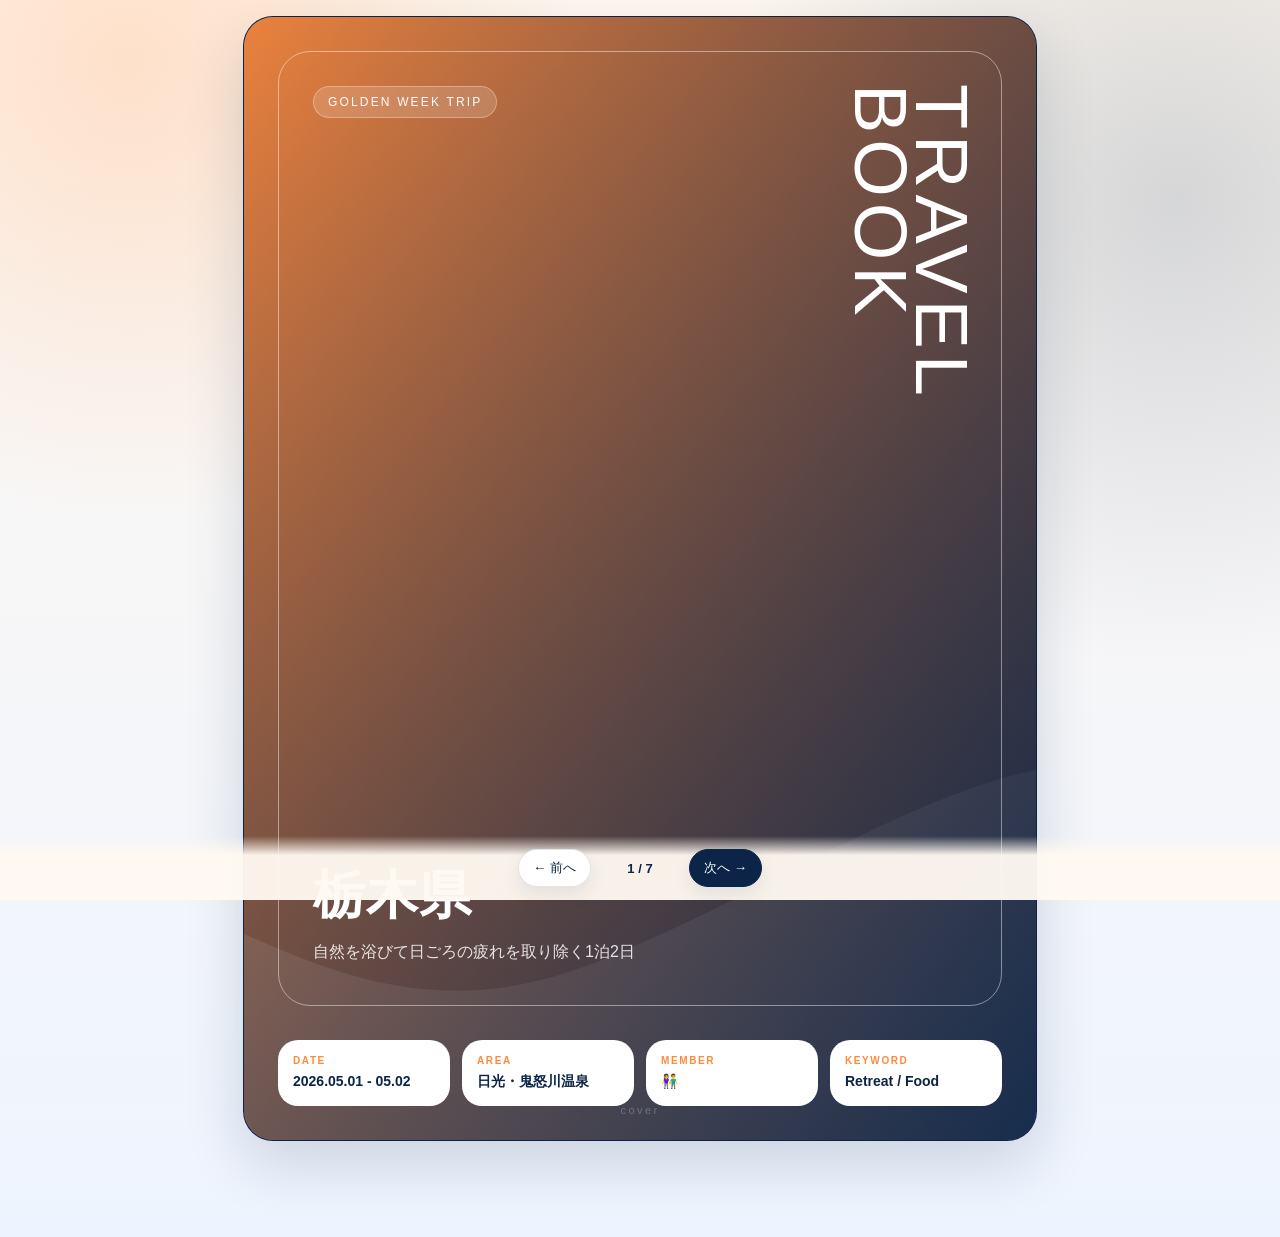
<file: index.html>
<!doctype html>
<html lang="ja">
<head>
<meta charset="utf-8">
<meta name="viewport" content="width=device-width, initial-scale=1">
<link rel="manifest" href="manifest.json" />
<link rel="stylesheet" href="stylesheets/style.css" />
<title>NIKKO Travel Book</title>

</head>
<body>
<script>document.documentElement.classList.add("js");</script>

<div class="app">
  <!-- <header class="topbar">
    <h1>NIKKO WEEKEND TRAVEL BOOK</h1>
    <div>
      <button class="btn" id="printBtn">印刷</button>
      <button class="btn primary" id="editHintBtn">編集</button>
    </div>
  </header> -->

  <main class="book">
    <section class="page cover active">
      <div class="inner">
        <div class="coverFrame">
          <span class="kicker">GOLDEN WEEK TRIP</span>
          <div class="verticalTitle" contenteditable="true">TRAVEL<br>BOOK</div>
          <div class="coverCopy">
            <h2 contenteditable="true">栃木県</h2>
            <p contenteditable="true">自然を浴びて日ごろの疲れを取り除く1泊2日</p>
          </div>
        </div>
        <div class="coverMeta">
          <div><small>DATE</small><b contenteditable="true">2026.05.01 - 05.02</b></div>
          <div><small>AREA</small><b contenteditable="true">日光・鬼怒川温泉</b></div>
          <div><small>MEMBER</small><b contenteditable="true">👫</b></div>
          <div><small>KEYWORD</small><b contenteditable="true">Retreat / Food </b></div>
        </div>
        <div class="pageNo">cover</div>
      </div>
    </section>

    <section class="page">
      <div class="inner">
        <div class="secRow">
          <h2 class="sec"><span>concept</span>Trip Mood</h2>
        </div>
        <p class="lead" contenteditable="true">旅の主テーマは「特急に乗った旅行🚅」<br>急遽きまったからこそ！旅館でゆったりしたり、海鮮食べ放題を隅々まで楽しもう～！<br>宮城回は年内目標で行こうね！</p>
        <div class="goal-card">
          <h3>旅の目標</h3>
        
          <div class="goal-list">
            <div class="goal-item">
              <span>01</span>
              <p>特急列車にのる</p>
            </div>
            <div class="goal-item">
              <span>02</span>
              <p>いっぱい食べる</p>
            </div>
            <div class="goal-item">
              <span>03</span>
              <p>自然にあやかる</p>
            </div>
          </div>
        </div>

          <div class="card navy">
            <h3>より楽しむために</h3>
            <ul class="list">
              <li contenteditable="true">カロリーを気にしない！（気にしてたら食とれモードでお願いします！）</li>
              <li contenteditable="true">大雨なので1日目はお宿でまったり、旅館の温泉を楽しみつくす</li>
              <li contenteditable="true">旅の恥はかき捨て、写真や動画いっぱいとるど！</li>
              <li contenteditable="true">選択肢に迷ったらルーレットタイム！</li>
            </ul>
          </div>

          <div class="card" style="margin-top:16px">
            <h3>楽しむ条件</h3>
            <div class="conditions">
              <div class="condition" contenteditable="true">「どっちでもいいよ」が出る前にルーレットを回す！！いったら注意して！</div>
            </div>
          </div>

        </div>

        <div class="pageNo">01</div>
      </div>
    </section>

    <!-- <section class="page">
      <div class="inner">
        <div class="secRow"><h2 class="sec"><span>spot list</span>自然観光地</h2></div>
        <div class="spots">
          <article class="spot">
            <img class="thumb" src="toshogu.png" alt="">
            <div class="spotBody">
              <div class="spotTop"><h3 contenteditable="true">日光東照宮</h3><span class="tag" contenteditable="true">WORLD HERITAGE</span></div>
              <p class="desc" contenteditable="true">豪華な彫刻や陽明門をゆっくり見たい、日光の定番スポット。</p>
              <div class="info"><span contenteditable="true"><b>アクセス：</b>日光駅からバス約10分</span><span contenteditable="true"><b>料金：</b>¥1,600</span></div>
            </div>
          </article>
          
        </div>
        <div class="pageNo">02</div>
      </div>
    </section> -->

    <section class="page">
      <div class="inner">
        <div class="secRow"><h2 class="sec"><span>spot list</span>日光AREA</h2></div>
        <div class="spots">
          <article class="spot">
            <img class="thumb" src="image/sakaeya.jpg" alt="">
            <div class="spotBody">
              <div class="spotTop"><h3 contenteditable="true">さかえや</h3><span class="tag" contenteditable="true">FOOD</span></div>
              <p class="desc" contenteditable="true">このみおすすめの揚げ湯葉まんじゅう、あまじょっぱいの最高傑作らしい</p>
              <div class="info"><span contenteditable="true"><b>アクセス：</b>日光駅から徒歩1分</span><span contenteditable="true"><b>料金：</b>250円</span></div>
            </div>
          </article>
          <article class="spot">
            <img class="thumb" src="image/toushougu.png" alt="">
            <div class="spotBody">
              <div class="spotTop"><h3 contenteditable="true">日光東照宮</h3><span class="tag" contenteditable="true">WORLD HERITAGE</span></div>
              <p class="desc" contenteditable="true">いつかいってみたところ！みざる・いわざる・きかざる🙉</p>
              <div class="info"><span contenteditable="true"><b>アクセス：</b>日光駅からバス約10分、徒歩で30分</span><span contenteditable="true"><b>料金：</b>1,600円</span></div>
            </div>
          </article>
          <article class="spot">
            <img class="thumb" src="image/kumoizu.png" alt="">
            <div class="spotBody">
              <div class="spotTop"><h3 contenteditable="true">雲IZU</h3><span class="tag" contenteditable="true">FOOD</span></div>
              <p class="desc" contenteditable="true">おさるさんまんじゅうも気になるんです</p>
              <div class="info"><span contenteditable="true"><b>アクセス：</b>駅から徒歩10分</span><span contenteditable="true"><b>料金：</b>378円</span></div>
            </div>
          </article>
          <article class="spot">
            <img class="thumb" src="image/takoyaki.png" alt="">
            <div class="spotBody">
              <div class="spotTop"><h3 contenteditable="true">TAKOYAKI JAPAN</h3><span class="tag" contenteditable="true">FOOD</span></div>
              <p class="desc" contenteditable="true">ゆばあんかけたこ焼きはさすがに食べたいかも</p>
              <div class="info"><span contenteditable="true"><b>アクセス：</b>駅から徒歩10分</span><span contenteditable="true"><b>料金：</b>？？？</span></div>
            </div>
          </article>
          <!-- <article class="spot">
            <img class="thumb" src="" alt="">
            <div class="spotBody">
              <div class="spotTop"><h3 contenteditable="true">竜頭滝
              </h3><span class="tag" contenteditable="true">CHILL</span></div>
              <p class="desc" contenteditable="true">紅葉の時にきてもいいかも？</p>
              <div class="info"><span contenteditable="true"><b>アクセス：</b>中善寺温泉のバス停から約15分</span><span contenteditable="true"><b>料金：</b>散策無料</span></div>
            </div>
          </article> -->
        </div>
        <!-- <div class="card" style="margin-top:18px">
          <h3>Budget Memo</h3>
          <div class="conditions">
            <div class="condition" contenteditable="true">交通：特急・バス代は別途。早めに予約確認</div>
            <div class="condition" contenteditable="true">観光：東照宮＋奥日光で約¥2,000〜</div>
            <div class="condition" contenteditable="true">食事：昼¥1,500〜¥3,000 / カフェ¥800〜</div>
            <div class="condition" contenteditable="true">宿：温泉つきなら早めに空室確認</div>
          </div>
        </div> -->
        <div class="pageNo">02</div>
      </div>
    </section>

    <section class="page">
      <div class="inner">
        <div class="secRow"><h2 class="sec"><span>spot list</span>鬼怒川温泉AREA</h2></div>
        <div class="spots">

          <div class="card" style="margin-bottom:18px">
            <h3>HOTEL Information</h3>
            <div class="conditions">
              <div class="condition" contenteditable="true">ホテルサンシャイン鬼怒川</div>
              <div class="condition" contenteditable="true">チェックインは15時（晩御飯の最終受付は19:30）</div>
              <div class="condition" contenteditable="true">食事：2食付き（夜朝）</div>
              <div class="condition" contenteditable="true">チェックアウトは10時</div>
            </div>
          </div>

          <article class="spot">
            <img class="thumb" src="image/food2023_02_pc.jpg" alt="">
            <div class="spotBody">
              <div class="spotTop"><h3 contenteditable="true">バウムクーヘン工房はちや</h3><span class="tag" contenteditable="true">FOOD</span></div>
              <p class="desc" contenteditable="true">幻のバターでできてるらしい…食べ比べかバウムソフトで悩む🤤</p>
              <div class="info"><span contenteditable="true"><b>アクセス：</b>鬼怒川温泉駅から徒歩3分程</span><span contenteditable="true"><b>料金：</b>600円（バウムソフト）</span></div>
            </div>
          </article>
          <article class="spot">
            <img class="thumb" src="image/DSC_7810-700x466.jpg" alt="">
            <div class="spotBody">
              <div class="spotTop"><h3 contenteditable="true">鬼怒太の湯</h3><span class="tag" contenteditable="true">CHILL</span></div>
              <p class="desc" contenteditable="true">駅前の足湯！雨で寒いからホテルに行く前に一回つかってもいいかも？</p>
              <div class="info"><span contenteditable="true"><b>アクセス：</b>鬼怒川温泉駅前広場</span><span contenteditable="true"><b>料金：</b>なんと無料</span></div>
            </div>
          </article>
          <article class="spot">
            <img class="thumb" src="image/train.png" alt="">
            <div class="spotBody">
              <div class="spotTop"><h3 contenteditable="true">龍王峡</h3><span class="tag" contenteditable="true">NATURE</span></div>
              <p class="desc" contenteditable="true">湖畔を散歩したり、天気がよければ遊覧船も候補にしたい場所。</p>
              <div class="info"><span contenteditable="true"><b>アクセス：</b>鬼怒川温泉駅から電車で15分ほど</span><span contenteditable="true"><b>料金：</b>散策無料</span></div>
            </div>
          </article>
          <article class="spot">
            <img class="thumb" src="image/20231018141414_145.jpg" alt="">
            <div class="spotBody">
              <div class="spotTop"><h3 contenteditable="true">鬼怒楯岩大吊橋</h3><span class="tag" contenteditable="true">CHILL</span></div>
              <p class="desc" contenteditable="true">温泉街を結ぶ歩行者専用のつり橋、揺れるの怖いがわたってみたい！</p>
              <div class="info"><span contenteditable="true"><b>アクセス：</b>鬼怒川温泉駅から徒歩約12分</span><span contenteditable="true"><b>料金：</b>散策は無料</span></div>
            </div>
          </article>
          <article class="spot">
            <img class="thumb" src="image/soba.png" alt="">
            <div class="spotBody">
              <div class="spotTop"><h3 contenteditable="true">旬菜処　いずみ</h3><span class="tag" contenteditable="true">FOOD</span></div>
              <p class="desc" contenteditable="true">マイタケ天ぷら川魚もある…ゆばそば食べたい</p>
              <div class="info"><span contenteditable="true"><b>アクセス：</b>鬼怒川公園駅の目の前</span><span contenteditable="true"><b>料金：</b>1,400～1,600円</span></div>
            </div>
          </article>
          <article class="spot">
            <img class="thumb" src="image/strawberry.png" alt="">
            <div class="spotBody">
              <div class="spotTop"><h3 contenteditable="true">花いちもんめ</h3><span class="tag" contenteditable="true">FUN</span></div>
              <p class="desc" contenteditable="true">いちご狩りではなく！贅沢いちごセットを求めて🍓</p>
              <div class="info"><span contenteditable="true"><b>アクセス：</b>鬼怒川温泉駅からバスで20分</span><span contenteditable="true"><b>料金：</b>シーズンによりけり</span></div>
            </div>
          </article>
          
        </div>
       
        <div class="pageNo">03</div>
      </div>
    </section>

    <section class="page">
      <div class="inner">
        <div class="secRow"><h2 class="sec"><span>spot list</span>そのほか気になるところ</h2></div>
        <div class="spots">
          <article class="spot">
            <img class="thumb" src="image/20231018141541_22.jpg" alt="">
            <div class="spotBody">
              <div class="spotTop"><h3 contenteditable="true">華厳の滝</h3><span class="tag" contenteditable="true">NATURE</span></div>
              <p class="desc" contenteditable="true">水音と迫力を近くで感じたい、奥日光らしい自然スポット。</p>
              <div class="info"><span contenteditable="true"><b>アクセス：</b>日光駅からバス約50分</span><span contenteditable="true"><b>料金：</b>600円</span></div>
            </div>
          </article>
          <article class="spot">
            <img class="thumb" src="image/20231018141826_58.jpg" alt="">
            <div class="spotBody">
              <div class="spotTop"><h3 contenteditable="true">中禅寺湖</h3><span class="tag" contenteditable="true">CHILL</span></div>
              <p class="desc" contenteditable="true">湖畔を散歩したり、天気がよければ遊覧船も候補にしたい場所。</p>
              <div class="info"><span contenteditable="true"><b>アクセス：</b>華厳の滝から徒歩で5分</span><span contenteditable="true"><b>料金：</b>散策無料</span></div>
            </div>
          </article>
          
          
        </div>
       
        <div class="pageNo">04</div>
      </div>
    </section>

    <!-- <section class="page">
      <div class="inner">
        <div class="secRow"><h2 class="sec"><span>schedule</span>2 Days Plan</h2></div>
        <div class="grid2">
          <div class="card">
            <h3>Day 1：世界遺産と日光中心地</h3>
            <div class="dayPlan">
              <div class="timeRow"><span class="time">AM</span><div class="planText" contenteditable="true">東京方面から日光へ移動。駅周辺で荷物整理。</div></div>
              <div class="timeRow"><span class="time">昼</span><div class="planText" contenteditable="true">ゆば・洋食・そばなど日光らしいランチ。</div></div>
              <div class="timeRow"><span class="time">PM</span><div class="planText" contenteditable="true">日光東照宮〜神橋周辺を散策。疲れたらカフェ休憩。</div></div>
              <div class="timeRow"><span class="time">夜</span><div class="planText" contenteditable="true">宿へ移動。温泉・ごはん・早めに就寝。</div></div>
            </div>
          </div>
          <div class="card">
            <h3>Day 2：奥日光の自然</h3>
            <div class="dayPlan">
              <div class="timeRow"><span class="time">AM</span><div class="planText" contenteditable="true">バスで中禅寺湖方面へ。華厳の滝を見る。</div></div>
              <div class="timeRow"><span class="time">昼</span><div class="planText" contenteditable="true">湖畔でランチ。天気がよければ少し散歩。</div></div>
              <div class="timeRow"><span class="time">PM</span><div class="planText" contenteditable="true">中禅寺湖、カフェ、お土産。無理せず駅方面へ戻る。</div></div>
              <div class="timeRow"><span class="time">夕方</span><div class="planText" contenteditable="true">帰路へ。翌日に疲れを残さない時間で帰る。</div></div>
            </div>
          </div>
        </div>
        <div class="pageNo">04</div>
      </div>
    </section> -->

    <section class="page">
      <div class="inner">
        <div class="secRow"><h2 class="sec"><span>packing</span>Checklist</h2></div>
        <div class="checkGrid">
          <div class="card">
            <h3>必須</h3>
            <ul class="checks">
              <li><label><input type="checkbox"> 財布・ICカード</label></li>
              <li><label><input type="checkbox"> スマホ・充電器</label></li>
              <li><label><input type="checkbox"> 予約情報・身分証</label></li>
              <li><label><input type="checkbox"> 常備薬</label></li>
              <li><label><input type="checkbox"> 本</label></li>
            </ul>
          </div>
          <div class="card">
            <h3>服・ケア</h3>
            <ul class="checks">
              <li><label><input type="checkbox"> 歩きやすい靴</label></li>
              <li><label><input type="checkbox"> 羽織りもの</label></li>
              <li><label><input type="checkbox"> 着替え・下着</label></li>
              <li><label><input type="checkbox"> スキンケア・メイク</label></li>
              <li><label><input type="checkbox"> 折りたたみ傘</label></li>
            </ul>
          </div>
          <div class="card">
            <h3>あると便利</h3>
            <ul class="checks">
              <li><label><input type="checkbox"> エコバッグ</label></li>
              <li><label><input type="checkbox"> ハンカチ・ティッシュ</label></li>
              <li><label><input type="checkbox"> 小さめのお菓子</label></li>
              <li><label><input type="checkbox"> 日焼け止め</label></li>
              <li><label><input type="checkbox"> カメラ</label></li>
              <li><label><input type="checkbox"> モバイルバッテリー</label></li>
            </ul>
          </div>
          <!-- <div class="card">
            <h3>Memo</h3>
            <div class="memo" contenteditable="true">宿のチェックイン時間：15:00〜<br>夕食開始の最終時間が19:30雨の場合：東照宮＋金谷ホテル周辺＋カフェ寄りに変更<br>バス酔い対策：前日は睡眠優先</div>
          </div>
        </div> -->
        <div class="pageNo">05</div>
      </div>
    </section>

    <section class="page back">
      <div class="inner">
        <h2 contenteditable="true">NIKKO WEEKEND</h2>
        <p contenteditable="true">ゆるっと旅<br>帰ってきたあとも思い出せる一泊二日になりますように。</p>
        <a href="./split.html" class="btn primary">割り勘計算へ</a>
        <div class="pageNo">back cover</div>
      </div>
    </section>
  </main>

  <!-- <p class="hint">テキスト部分はクリックして直接書き換えできます。矢印キーでもページ送りできます。</p> -->
</div>

<nav class="pager">
  <button class="btn" id="prevBtn">← 前へ</button>
  <span class="count" id="count">1 / 7</span>
  <button class="btn primary" id="nextBtn">次へ →</button>
</nav>

<script>
(function(){
  var pages = Array.prototype.slice.call(document.querySelectorAll(".page"));
  var current = 0;
  var count = document.getElementById("count");
  function show(n){
    current = Math.max(0, Math.min(n, pages.length - 1));
    pages.forEach(function(page, i){ page.classList.toggle("active", i === current); });
    count.textContent = (current + 1) + " / " + pages.length;
    window.scrollTo({top:0, behavior:"smooth"});
  }
  document.getElementById("prevBtn").addEventListener("click", function(){ show(current - 1); });
  document.getElementById("nextBtn").addEventListener("click", function(){ show(current + 1); });
  document.getElementById("printBtn").addEventListener("click", function(){ window.print(); });
  document.getElementById("editHintBtn").addEventListener("click", function(){
    alert("テキストを直接クリックすると編集できます。編集後はブラウザの印刷・PDF保存で残せます。");
  });
  document.addEventListener("keydown", function(e){
    if(e.key === "ArrowRight") show(current + 1);
    if(e.key === "ArrowLeft") show(current - 1);
  });
  show(0);
})();
</script>
</body>
</html>
</file>
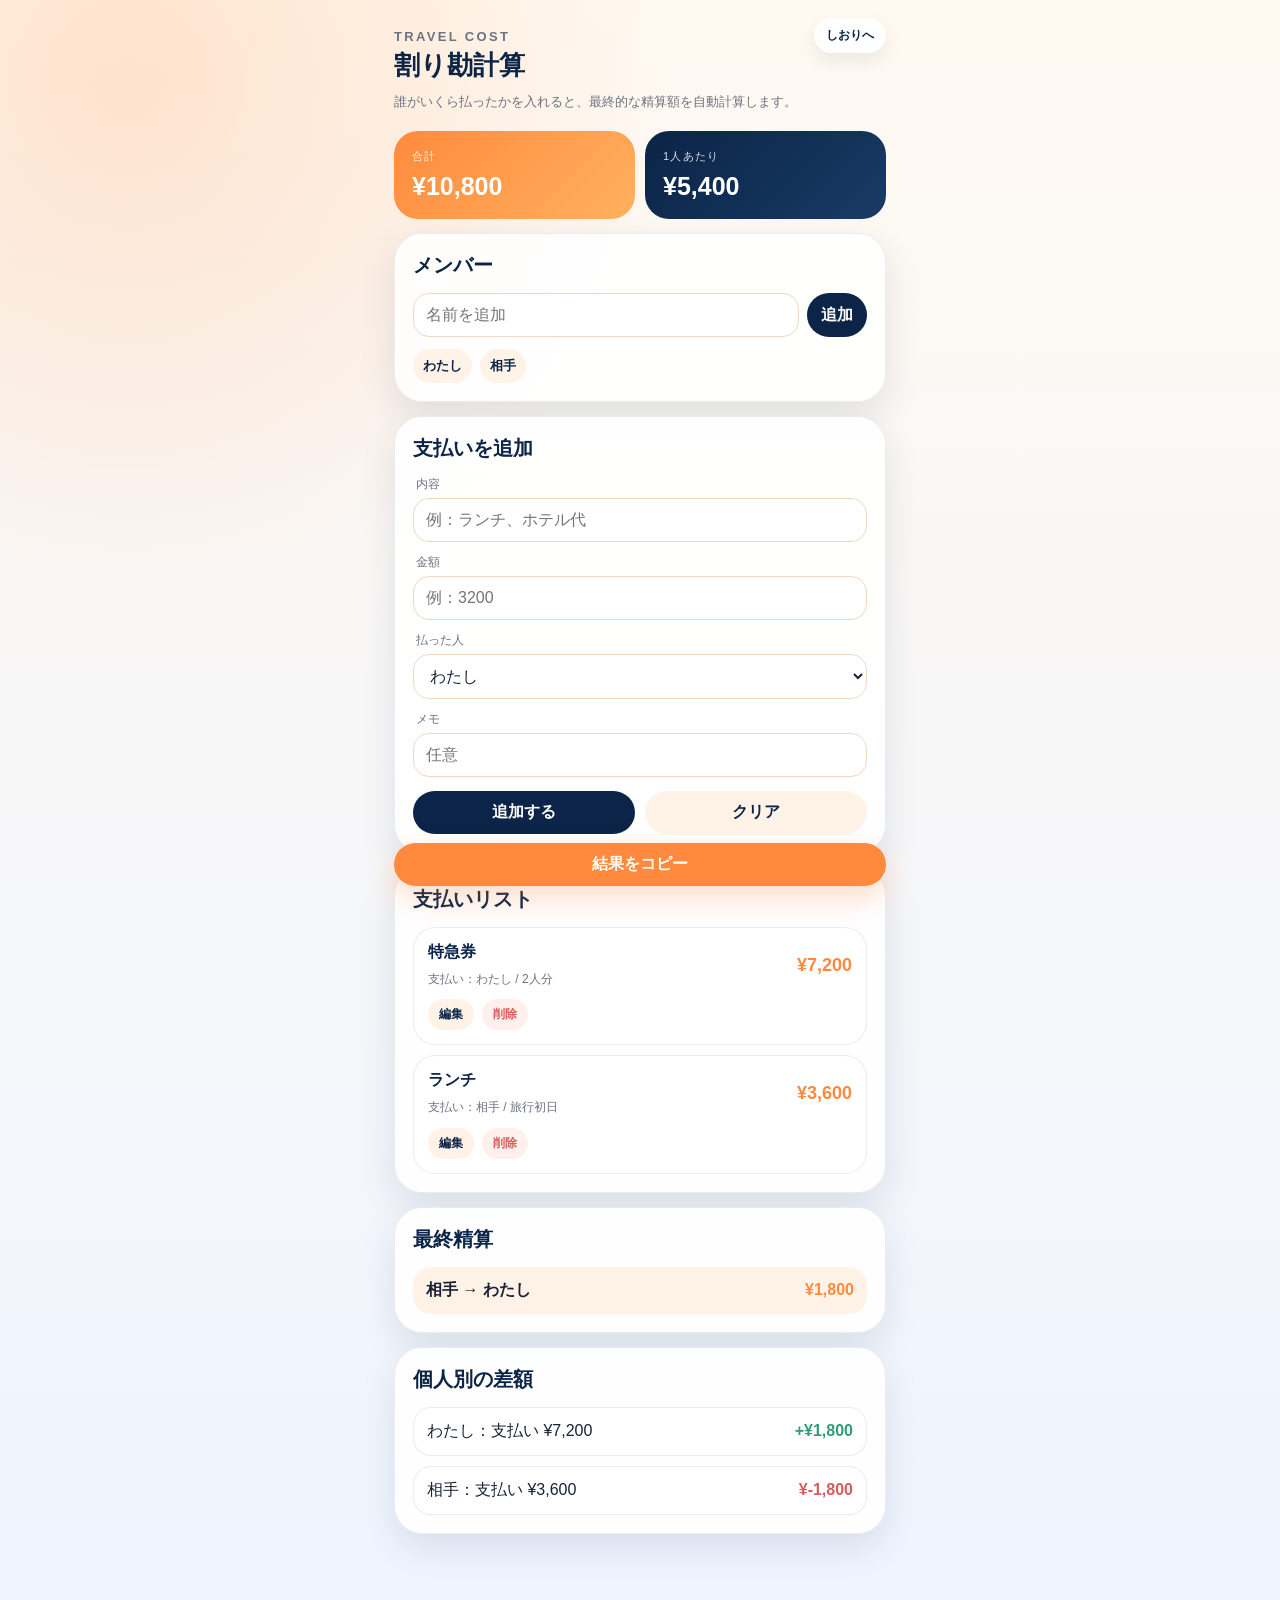
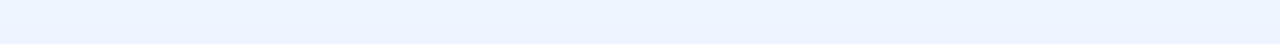
<file: split.html>
<!doctype html>
<html lang="ja">
<head>
  <meta charset="utf-8">
  <meta name="viewport" content="width=device-width, initial-scale=1">
  <title>割り勘計算</title>
  <link rel="stylesheet" href="stylesheets/split.css">
</head>
<body>
  <main class="app">
    <header class="header">
      <div>
        <p class="eyebrow">TRAVEL COST</p>
        <h1>割り勘計算</h1>
        <p>誰がいくら払ったかを入れると、最終的な精算額を自動計算します。</p>
      </div>
      <a class="backLink" href="./index.html">しおりへ</a>
    </header>

    <section class="summary">
      <div class="summaryCard orange">
        <span>合計</span>
        <strong id="totalAmount">¥0</strong>
      </div>
      <div class="summaryCard navy">
        <span>1人あたり</span>
        <strong id="perPerson">¥0</strong>
      </div>
    </section>

    <section class="card">
      <h2>メンバー</h2>
      <div class="row">
        <input id="personInput" type="text" placeholder="名前を追加">
        <button id="addPersonBtn">追加</button>
      </div>
      <div id="peopleList" class="chips"></div>
    </section>

    <section class="card">
      <h2 id="formTitle">支払いを追加</h2>

      <label>内容</label>
      <input id="expenseTitle" type="text" placeholder="例：ランチ、ホテル代">

      <label>金額</label>
      <input id="expenseAmount" type="number" inputmode="numeric" placeholder="例：3200">

      <label>払った人</label>
      <select id="payerSelect"></select>

      <label>メモ</label>
      <input id="expenseMemo" type="text" placeholder="任意">

      <div class="actions">
        <button id="saveExpenseBtn" class="primary">追加する</button>
        <button id="clearFormBtn">クリア</button>
      </div>
    </section>

    <section class="card">
      <h2>支払いリスト</h2>
      <div id="expenseList" class="expenseList"></div>
    </section>

    <section class="card">
      <h2>最終精算</h2>
      <div id="settlementList" class="settlementList"></div>
    </section>

    <section class="card">
      <h2>個人別の差額</h2>
      <div id="balanceList" class="balanceList"></div>
    </section>

    <button id="copyBtn" class="fixedBtn">結果をコピー</button>
  </main>

  <script src="service-worker.js"></script>
</body>
</html>
</file>
<file: stylesheets/style.css>
:root {
    --navy:#0b2447;
    --navy2:#183b65;
    --orange:#ff8a3d;
    --orange2:#ffb15e;
    --cream:#fff7ed;
    --paper:#fffdf8;
    --pink:#ffe6d2;
    --ink:#182235;
    --muted:#6c7280;
    --line:#f0d8c2;
    --shadow:0 22px 60px rgba(11,36,71,.16);
  }
  * { box-sizing:border-box; }
  html { scroll-behavior:smooth; }
  body {
    margin:0;
    color:var(--ink);
    background:
      radial-gradient(circle at 10% 5%, rgba(255,138,61,.22), transparent 28%),
      radial-gradient(circle at 92% 16%, rgba(11,36,71,.16), transparent 30%),
      linear-gradient(180deg,#fff9f1,#eef4ff);
    font-family:-apple-system,BlinkMacSystemFont,"Hiragino Sans","Yu Gothic","Noto Sans JP",sans-serif;
  }
  [contenteditable="true"] {
    outline:2px dashed transparent;
    border-radius:8px;
  }
  [contenteditable="true"]:focus {
    outline-color:rgba(255,138,61,.55);
    background:#fff2e7;
  }
  .app {
    width:min(100%,980px);
    margin:auto;
    padding:16px 12px 96px;
  }
  .topbar {
    position:sticky;
    top:0;
    z-index:10;
    display:flex;
    justify-content:space-between;
    align-items:center;
    gap:10px;
    padding:10px 0 14px;
    background:linear-gradient(#fff9f1 74%, rgba(255,249,241,0));
  }
  .topbar h1 {
    margin:0;
    color:var(--navy);
    font-size:13px;
    letter-spacing:.18em;
  }
  .btn {
    border:1px solid rgba(11,36,71,.12);
    background:#fff;
    color:var(--navy);
    border-radius:999px;
    padding:9px 14px;
    cursor:pointer;
    box-shadow:0 8px 18px rgba(11,36,71,.08);
  }
  .btn.primary {
    background:var(--navy);
    color:#fff;
    border-color:var(--navy);
  }
  .book {
    display:grid;
    gap:24px;
  }
  .page {
    width:min(100%,794px);
    min-height:1123px;
    margin:0 auto;
    background:var(--paper);
    border-radius:30px;
    border:1px solid rgba(11,36,71,.08);
    box-shadow:var(--shadow);
    overflow:hidden;
    position:relative;
  }
  .js .page { display:none; }
  .js .page.active { display:block; }
  .inner {
    min-height:1123px;
    padding:48px;
    position:relative;
  }
  .pageNo {
    position:absolute;
    bottom:24px;
    left:0;
    right:0;
    text-align:center;
    font-size:11px;
    letter-spacing:.22em;
    color:var(--muted);
  }
  .cover {
    background:var(--navy);
  }
  .cover .inner {
    padding:0;
    display:grid;
    grid-template-rows:1fr auto;
    background:
    linear-gradient(120deg, rgba(255,138,61,.34), rgba(11,36,71,.82)),
      url("/image/wave.svg") center/cover no-repeat;
  }
  .coverFrame {
    margin:34px;
    min-height:800px;
    border:1px solid rgba(255,255,255,.45);
    border-radius:32px;
    position:relative;
    padding:34px;
    color:white;
  }
  .kicker {
    display:inline-flex;
    gap:9px;
    align-items:center;
    padding:8px 14px;
    border-radius:999px;
    background:rgba(255,255,255,.16);
    border:1px solid rgba(255,255,255,.3);
    backdrop-filter:blur(8px);
    font-size:12px;
    letter-spacing:.18em;
  }
  .verticalTitle {
    position:absolute;
    right:30px;
    top:32px;
    writing-mode:vertical-rl;
    text-orientation:mixed;
    font-family:"Arial Narrow","Avenir Next Condensed","Helvetica Neue Condensed",Impact,sans-serif;
    font-stretch:condensed;
    font-size:74px;
    line-height:.82;
    letter-spacing:.08em;
    font-weight:300;
    text-transform:uppercase;
  }
  .coverCopy {
    position:absolute;
    left:34px;
    bottom:38px;
    max-width:500px;
  }
  .coverCopy h2 {
    margin:0 0 14px;
    font-size:52px;
    line-height:1.06;
    letter-spacing:.02em;
  }
  .coverCopy p {
    margin:0;
    font-size:16px;
    line-height:1.9;
    color:rgba(255,255,255,.86);
  }
  .coverMeta {
    display:grid;
    grid-template-columns:repeat(4,1fr);
    gap:12px;
    padding:0 34px 34px;
  }
  .coverMeta div {
    background:#fff;
    border-radius:20px;
    padding:15px;
  }
  .coverMeta small {
    display:block;
    font-size:10px;
    color:var(--orange);
    letter-spacing:.16em;
    margin-bottom:6px;
    font-weight:800;
  }
  .coverMeta b {
    font-size:14px;
    color:var(--navy);
  }
  .secRow {
    display:flex;
    justify-content:space-between;
    align-items:end;
    gap:16px;
    margin-bottom:20px;
  }
  .sec {
    margin:0;
    font-size:38px;
    line-height:1;
    color:var(--navy);
    letter-spacing:.02em;
  }
  .sec span {
    display:block;
    margin-bottom:8px;
    color:var(--orange);
    font-size:12px;
    letter-spacing:.22em;
    text-transform:uppercase;
  }
  .lead {
    color:var(--muted);
    line-height:1.9;
    margin:0 0 24px;
  }
  .goal-card{
    background:linear-gradient(135deg,#ff8a3d,#ffb15e);
    border-radius:28px;
    padding:22px;
    color:white;
    box-shadow:0 16px 32px rgba(255,138,61,.22);
  }
  
  .goal-card h3{
    margin:0 0 16px;
    font-size:16px;
    letter-spacing:.08em;
  }
  
  .goal-list{
    display:grid;
    gap:10px;
  }
  
  .goal-item{
    display:flex;
    align-items:center;
    gap:12px;
    padding:13px 14px;
    border-radius:18px;
    background:rgba(255,255,255,.18);
    backdrop-filter:blur(8px);
  }
  
  .goal-item span{
    width:34px;
    height:34px;
    border-radius:50%;
    display:flex;
    align-items:center;
    justify-content:center;
    background:white;
    color:#ff8a3d;
    font-size:12px;
    font-weight:800;
  }
  
  .goal-item p{
    margin:0;
    font-size:18px;
    font-weight:800;
    line-height:1.4;
  }
  .grid2 {
    display:grid;
    grid-template-columns:1.05fr .95fr;
    gap:18px;
  }
  .grid3 {
    display:grid;
    grid-template-columns:1fr 1fr 1fr;
    gap:14px;
  }
  .card {
    background:#fff;
    border:1px solid rgba(11,36,71,.08);
    border-radius:28px;
    padding:22px;
    box-shadow:0 10px 26px rgba(11,36,71,.06);
  }
  .card.orange {
    background:linear-gradient(135deg,var(--orange),var(--orange2));
    color:white;
    border:0;
  }
  .card.navy {
    background:var(--navy);
    color:white;
    border:0;
    margin-top: 16px;
  }
  .card h3 {
    margin:0 0 12px;
    font-size:18px;
  }
  .goal {
    margin:0;
    font-size:25px;
    line-height:1.7;
    font-weight:800;
  }
  .list {
    list-style:none;
    padding:0;
    margin:0;
    display:grid;
    gap:11px;
  }
  .list li {
    position:relative;
    padding:12px 12px 12px 38px;
    line-height:1.6;
    border-radius:16px;
    background:rgba(255,255,255,.14);
  }
  .card:not(.navy):not(.orange) .list li {
    background:#fff3e8;
  }
  .list li::before {
    content:"";
    position:absolute;
    left:14px;
    top:18px;
    width:11px;
    height:11px;
    border-radius:50%;
    background:var(--orange);
  }
  .conceptCard {
    padding:0;
    overflow:hidden;
  }
  .conceptCard img {
    display:block;
    width:100%;
    height:150px;
    object-fit:cover;
  }
  .conceptCard div {
    padding:16px;
  }
  .conceptCard h3 {
    color:var(--navy);
  }
  .conceptCard p {
    margin:0;
    color:var(--muted);
    line-height:1.65;
    font-size:14px;
  }
  .conditions {
    display:grid;
    grid-template-columns:1fr 1fr;
    gap:10px;
  }
  .condition {
    background:#fff3e8;
    border-radius:18px;
    padding:13px 15px;
    line-height:1.65;
    border:1px solid rgba(255,138,61,.18);
  }
  .spots {
    display:grid;
    gap:16px;
  }
  .spot {
    display:grid;
    grid-template-columns:168px 1fr;
    gap:18px;
    background:#fff;
    border:1px solid rgba(11,36,71,.08);
    border-radius:30px;
    padding:12px;
    box-shadow:0 10px 26px rgba(11,36,71,.06);
  }
  .thumb {
    width:168px;
    height: auto;
    aspect-ratio: 1 / 1;
    object-fit:cover;
    border-radius:22px;
  }
  .spotBody {
    padding:8px 12px 8px 0;
  }
  .spotTop {
    display:flex;
    justify-content:space-between;
    gap:10px;
    align-items:flex-start;
  }
  .spot h3 {
    margin:0;
    font-size:23px;
    color:var(--navy);
  }
  .tag {
    flex:0 0 auto;
    background:var(--navy);
    color:white;
    border-radius:999px;
    padding:6px 10px;
    font-size:11px;
    letter-spacing:.08em;
  }
  .desc {
    color:var(--muted);
    line-height:1.7;
    margin:9px 0 12px;
  }
  .info {
    display:grid;
    grid-template-columns:1fr 120px;
    gap:8px;
    font-size:13px;
  }
  .info span {
    background:#fff3e8;
    border-radius:14px;
    padding:9px 10px;
    line-height:1.55;
  }
  .dayPlan {
    display:grid;
    gap:11px;
  }
  .timeRow {
    display:grid;
    grid-template-columns:72px 1fr;
    gap:12px;
  }
  .time {
    background:var(--orange);
    color:#fff;
    border-radius:999px;
    text-align:center;
    padding:7px 9px;
    font-size:12px;
    font-weight:800;
  }
  .planText {
    line-height:1.65;
    border-bottom:1px dashed rgba(11,36,71,.16);
    padding-bottom:10px;
  }
  .checkGrid {
    display:grid;
    grid-template-columns:1fr 1fr;
    gap:18px;
  }
  .checks {
    list-style:none;
    padding:0;
    margin:0;
    display:grid;
    gap:10px;
  }
  .checks label {
    display:flex;
    align-items:center;
    gap:10px;
    background:#fff3e8;
    border-radius:16px;
    padding:11px 12px;
  }
  .checks input {
    width:18px;
    height:18px;
    accent-color:var(--orange);
  }
  .memo {
    min-height:126px;
    background:#fff3e8;
    border-radius:18px;
    padding:16px;
    color:var(--muted);
    line-height:1.8;
  }
  .back {
    background:var(--navy);
    color:white;
  }
  .back .inner {
    display:flex;
    flex-direction:column;
    justify-content:center;
    background:
      linear-gradient(120deg, rgba(255,138,61,.34), rgba(11,36,71,.82)),
      url("image/wave.svg") center/cover no-repeat;
    text-align:center;
  }
  .back h2 {
    margin:0 0 20px;
    font-family:"Arial Narrow","Avenir Next Condensed","Helvetica Neue Condensed",Impact,sans-serif;
    font-size:64px;
    font-weight:300;
    letter-spacing:.08em;
  }
  .back p {
    margin:0 auto;
    max-width:560px;
    line-height:2;
    color:rgba(255,255,255,.88);
  }
  .pager {
    position:fixed;
    left:0;
    right:0;
    bottom:0;
    z-index:20;
    display:none;
    justify-content:center;
    align-items:center;
    gap:10px;
    padding:13px 12px calc(13px + env(safe-area-inset-bottom));
    background:linear-gradient(transparent, rgba(255,249,241,.96) 30%);
  }
  .js .pager { display:flex; }
  .count {
    min-width:78px;
    text-align:center;
    color:var(--navy);
    font-size:13px;
    font-weight:700;
  }
  .hint {
    width:min(100%,794px);
    margin:12px auto 0;
    color:var(--muted);
    font-size:12px;
    text-align:center;
    line-height:1.7;
  }
  @media(max-width:720px){
    .app { padding:12px 10px 88px; }
    .topbar h1 { font-size:11px; }
    .page { min-height:calc(100svh - 132px); border-radius:22px; }
    .inner { min-height:calc(100svh - 132px); padding:28px 20px 58px; }
    .coverFrame { margin:20px; padding:22px; min-height:620px; }
    .verticalTitle { font-size:54px; right:20px; }
    .coverCopy h2 { font-size:36px; }
    .coverMeta,.grid2,.grid3,.conditions,.checkGrid { grid-template-columns:1fr; }
    .spot { grid-template-columns:108px 1fr; gap:12px; padding:10px; }
    .thumb { width:108px; height:108px; }
    .spot h3 { font-size:18px; }
    .info { grid-template-columns:1fr; }
  }
  @media print {
    body { background:white; }
    .topbar,.pager,.hint { display:none!important; }
    .app { padding:0; }
    .book { gap:0; }
    .page {
      display:block!important;
      width:210mm;
      min-height:297mm;
      border:0;
      border-radius:0;
      box-shadow:none;
      page-break-after:always;
    }
    .inner { min-height:297mm; }
  }
  
  /* ===== SP optimized layout ===== */
  @media(max-width:720px){
    body{
      background:linear-gradient(180deg,#fff7ef,#eef4ff);
    }
    .app{
      width:100%;
      padding:10px 10px 86px;
    }
    .topbar{
      padding:8px 2px 10px;
    }
    .topbar h1{
      font-size:10px;
      letter-spacing:.12em;
      max-width:48vw;
      line-height:1.4;
    }
    .btn{
      padding:8px 11px;
      font-size:12px;
    }
    .book{
      gap:0;
    }
    .page{
      width:100%;
      min-height:calc(100svh - 108px);
      border-radius:24px;
      box-shadow:0 12px 32px rgba(11,36,71,.14);
    }
    .inner{
      min-height:calc(100svh - 108px);
      padding:22px 16px 54px;
    }
    .pageNo{
      bottom:18px;
      font-size:10px;
    }
  
    .cover .inner{
      min-height:calc(100svh - 108px);
      display:flex;
      flex-direction:column;
      justify-content:space-between;
    }
    .coverFrame{
      margin:14px;
      min-height:58svh;
      border-radius:28px;
      padding:20px;
    }
    .kicker{
      font-size:10px;
      letter-spacing:.12em;
      padding:7px 11px;
    }
    .verticalTitle{
      right:18px;
      top:76px;
      font-size:48px;
      line-height:.86;
      letter-spacing:.06em;
    }
    .coverCopy{
      left:20px;
      right:20px;
      bottom:24px;
      max-width:none;
    }
    .coverCopy h2{
      font-size:32px;
      line-height:1.14;
    }
    .coverCopy p{
      font-size:13px;
      line-height:1.75;
    }
    .coverMeta{
      grid-template-columns:1fr 1fr;
      gap:8px;
      padding:0 14px 42px;
    }
    .coverMeta div{
      border-radius:16px;
      padding:11px;
    }
    .coverMeta small{
      font-size:9px;
      margin-bottom:4px;
    }
    .coverMeta b{
      font-size:12px;
      line-height:1.4;
    }
  
    .secRow{
      margin-bottom:14px;
    }
    .sec{
      font-size:30px;
    }
    .sec span{
      font-size:10px;
      margin-bottom:6px;
    }
    .lead{
      font-size:13px;
      line-height:1.8;
      margin-bottom:16px;
    }
    .grid2,
    .grid3,
    .conditions,
    .checkGrid{
      grid-template-columns:1fr;
      gap:12px;
    }
    .card{
      border-radius:22px;
      padding:16px;
    }
    .card h3{
      font-size:16px;
    }
    .goal{
      font-size:19px;
      line-height:1.65;
    }
    .list{
      gap:8px;
    }
    .list li{
      padding:10px 10px 10px 34px;
      font-size:13px;
    }
    .list li::before{
      top:15px;
    }
    .conceptCard img{
      height:118px;
    }
    .conceptCard div{
      padding:14px;
    }
    .conceptCard p,
    .condition{
      font-size:13px;
    }
  
    .spots{
      gap:12px;
    }
    .spot{
      grid-template-columns:92px 1fr;
      gap:10px;
      padding:8px;
      border-radius:24px;
    }
    .thumb{
      width:92px;
      height:auto;
      border-radius:18px;
    }
    .spotBody{
      padding:5px 6px 5px 0;
    }
    .spotTop{
      display:block;
    }
    .spot h3{
      font-size:17px;
      line-height:1.35;
      margin-bottom:6px;
    }
    .tag{
      display:inline-block;
      font-size:9px;
      padding:5px 8px;
      margin-bottom:5px;
    }
    .desc{
      font-size:12px;
      line-height:1.6;
      margin:5px 0 8px;
    }
    .info{
      grid-template-columns:1fr;
      gap:5px;
      font-size:11px;
    }
    .info span{
      padding:7px 8px;
      border-radius:12px;
    }
  
    .timeRow{
      grid-template-columns:58px 1fr;
      gap:9px;
    }
    .time{
      font-size:10px;
      /* padding:6px 7px; */
      display: flex;
      width: 58px;
      height:32px;
      align-items: center;
      justify-content: center;
    }
    .planText{
      font-size:13px;
    }
  
    .checks{
      gap:8px;
    }
    .checks label{
      font-size:13px;
      padding:10px;
      border-radius:14px;
    }
    .memo{
      font-size:13px;
      min-height:100px;
    }
  
    .back h2{
      font-size:42px;
      line-height:1.05;
    }
    .back p{
      font-size:13px;
      line-height:1.9;
    }
  
    .hint{
      font-size:11px;
      padding:0 10px;
    }
    .pager{
      gap:8px;
      padding:10px 10px calc(10px + env(safe-area-inset-bottom));
    }
    .count{
      min-width:58px;
      font-size:12px;
    }
  }
  
  @media(max-width:390px){
    .verticalTitle{
      font-size:42px;
    }
    .coverCopy h2{
      font-size:28px;
    }
    .spot{
      grid-template-columns:82px 1fr;
    }
    .thumb{
      width:82px;
      height: auto;
    }
    .spot h3{
      font-size:16px;
    }
  }
</file>
<file: stylesheets/split.css>
:root{
    --navy:#0b2447;
    --navy2:#183b65;
    --orange:#ff8a3d;
    --orange2:#ffb15e;
    --bg:#fff7ef;
    --card:#ffffff;
    --text:#172235;
    --muted:#6b7280;
    --line:#f0d8c2;
    --green:#2f9e75;
    --red:#d95c5c;
  }
  
  *{
    box-sizing:border-box;
  }
  
  body{
    margin:0;
    background:
      radial-gradient(circle at 10% 5%, rgba(255,138,61,.2), transparent 28%),
      linear-gradient(180deg,#fff9f1,#eef4ff);
    color:var(--text);
    font-family:-apple-system,BlinkMacSystemFont,"Hiragino Sans","Yu Gothic","Noto Sans JP",sans-serif;
  }
  
  button,
  input,
  select{
    font:inherit;
  }
  
  .app{
    width:min(100%,520px);
    margin:auto;
    padding:18px 14px 96px;
  }
  
  .header{
    display:flex;
    justify-content:space-between;
    gap:16px;
    align-items:flex-start;
    margin-bottom:18px;
  }
  
  .eyebrow{
    margin:0 0 6px;
    color:var(--orange);
    font-size:11px;
    font-weight:900;
    letter-spacing:.18em;
  }
  
  h1{
    margin:0;
    color:var(--navy);
    font-size:26px;
  }
  
  .header p{
    margin:8px 0 0;
    color:var(--muted);
    font-size:13px;
    line-height:1.7;
  }
  
  .backLink{
    flex:0 0 auto;
    padding:9px 12px;
    border-radius:999px;
    background:#fff;
    color:var(--navy);
    font-size:12px;
    font-weight:800;
    text-decoration:none;
    box-shadow:0 8px 18px rgba(11,36,71,.08);
  }
  
  .summary{
    display:grid;
    grid-template-columns:1fr 1fr;
    gap:10px;
    margin-bottom:14px;
  }
  
  .summaryCard{
    border-radius:24px;
    padding:18px;
    color:#fff;
  }
  
  .summaryCard.orange{
    background:linear-gradient(135deg,var(--orange),var(--orange2));
  }
  
  .summaryCard.navy{
    background:linear-gradient(135deg,var(--navy),var(--navy2));
  }
  
  .summaryCard span{
    display:block;
    margin-bottom:8px;
    font-size:11px;
    letter-spacing:.12em;
    opacity:.85;
  }
  
  .summaryCard strong{
    font-size:25px;
  }
  
  .card{
    background:rgba(255,255,255,.9);
    border:1px solid rgba(11,36,71,.08);
    border-radius:28px;
    padding:18px;
    margin-bottom:14px;
    box-shadow:0 14px 36px rgba(11,36,71,.1);
  }
  
  .card h2{
    margin:0 0 14px;
    color:var(--navy);
    font-size:20px;
  }
  
  label{
    display:block;
    margin:12px 0 5px 3px;
    color:var(--muted);
    font-size:12px;
  }
  
  input,
  select{
    width:100%;
    border:1px solid var(--line);
    background:#fff;
    border-radius:16px;
    padding:12px;
    color:var(--text);
  }
  
  .row{
    display:flex;
    gap:8px;
  }
  
  .row input{
    flex:1;
  }
  
  button{
    border:0;
    border-radius:999px;
    padding:11px 14px;
    background:#fff3e8;
    color:var(--navy);
    font-weight:800;
    cursor:pointer;
  }
  
  button.primary,
  #addPersonBtn{
    background:var(--navy);
    color:#fff;
  }
  
  .actions{
    display:grid;
    grid-template-columns:1fr 1fr;
    gap:10px;
    margin-top:14px;
  }
  
  .chips{
    display:flex;
    flex-wrap:wrap;
    gap:8px;
    margin-top:12px;
  }
  
  .chip{
    display:inline-flex;
    align-items:center;
    gap:6px;
    padding:8px 10px;
    border-radius:999px;
    background:#fff3e8;
    color:var(--navy);
    font-size:13px;
    font-weight:800;
  }
  
  .chip button{
    padding:0;
    background:transparent;
    color:var(--red);
  }
  
  .expenseList,
  .settlementList,
  .balanceList{
    display:grid;
    gap:10px;
  }
  
  .expense{
    background:#fff;
    border:1px solid rgba(11,36,71,.08);
    border-radius:22px;
    padding:14px;
  }
  
  .expenseTop,
  .result,
  .balance{
    display:flex;
    justify-content:space-between;
    gap:12px;
    align-items:center;
  }
  
  .expense h3{
    margin:0;
    color:var(--navy);
    font-size:16px;
  }
  
  .expenseAmount{
    color:var(--orange);
    font-size:18px;
    font-weight:900;
    white-space:nowrap;
  }
  
  .expenseMeta{
    margin-top:7px;
    color:var(--muted);
    font-size:12px;
    line-height:1.6;
  }
  
  .expenseBtns{
    display:flex;
    gap:8px;
    margin-top:10px;
  }
  
  .miniBtn{
    padding:7px 11px;
    font-size:12px;
  }
  
  .danger{
    background:#fff0ee;
    color:var(--red);
  }
  
  .result,
  .balance{
    background:#fff3e8;
    border-radius:18px;
    padding:13px;
  }
  
  .result b{
    color:var(--orange);
    white-space:nowrap;
  }
  
  .balance{
    background:#fff;
    border:1px solid rgba(11,36,71,.08);
  }
  
  .balance.plus b{
    color:var(--green);
  }
  
  .balance.minus b{
    color:var(--red);
  }
  
  .empty{
    color:var(--muted);
    background:#fff;
    border:1px dashed var(--line);
    border-radius:18px;
    padding:16px;
    font-size:13px;
    line-height:1.7;
  }
  
  .fixedBtn{
    position:fixed;
    left:14px;
    right:14px;
    bottom:14px;
    width:min(calc(100% - 28px),492px);
    margin:auto;
    background:var(--orange);
    color:white;
    box-shadow:0 12px 28px rgba(255,138,61,.28);
  }
  
  @media(max-width:390px){
    .summary,
    .actions{
      grid-template-columns:1fr;
    }
  
    h1{
      font-size:23px;
    }
  }
</file>
